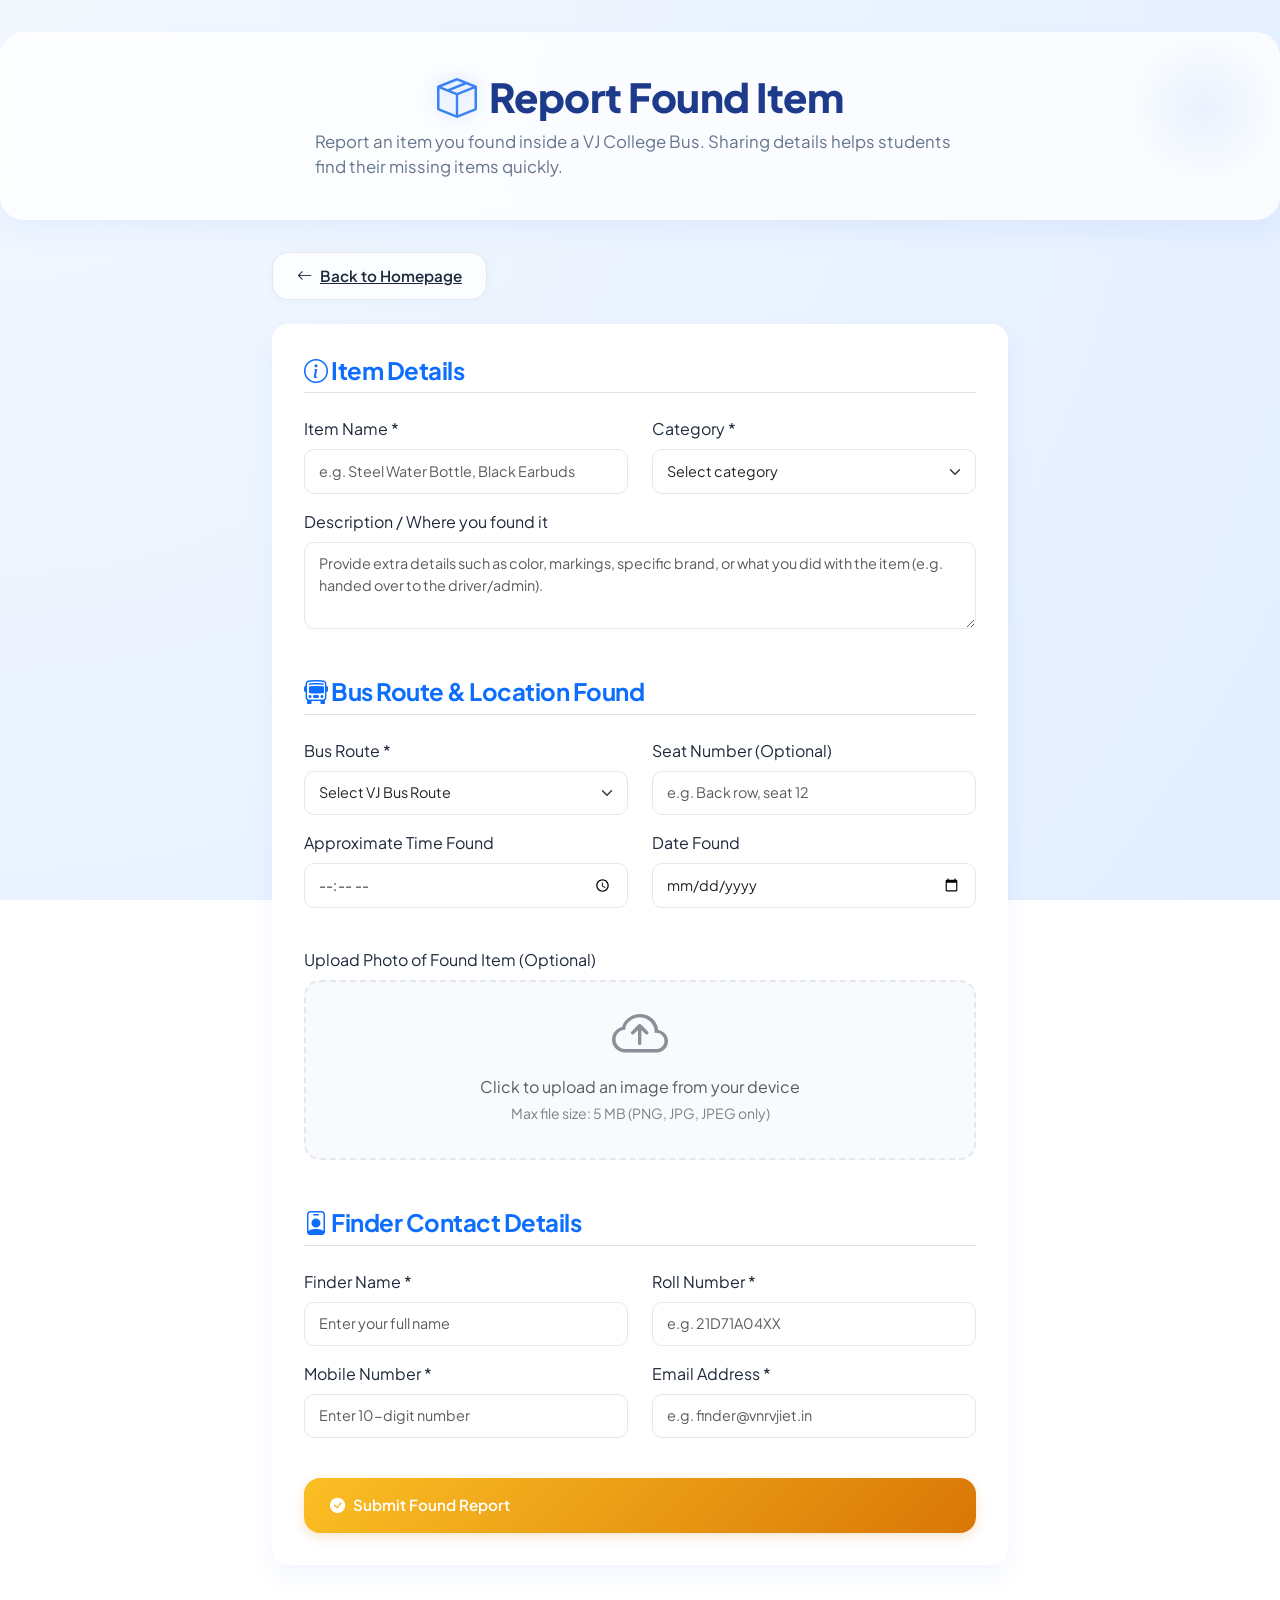
<file: templates/report_found.html>
<!DOCTYPE html>
<html lang="en">
<head>
    <meta charset="UTF-8">
    <meta name="viewport" content="width=device-width, initial-scale=1.0">
    <title>Report Found Item - VJ Bus</title>
    <!-- Bootstrap CSS -->
    <link href="https://cdn.jsdelivr.net/npm/bootstrap@5.3.0/dist/css/bootstrap.min.css" rel="stylesheet" integrity="sha384-9ndCyUaIbzAi2FUVXJi0CjmCapSmO7SnpJef0486qhLnuZ2cdeRhO02iuK6FUUVM" crossorigin="anonymous">
    <!-- Bootstrap Icons -->
    <link href="https://cdn.jsdelivr.net/npm/bootstrap-icons@1.10.5/font/bootstrap-icons.css" rel="stylesheet">
    <!-- Custom CSS -->
    <link rel="stylesheet" href="/static/css/style.css">
</head>
<body>

    <header class="vj-header">
        <div class="container">
            <h1><i class="bi bi-box-seam"></i> Report Found Item</h1>
            <p>Report an item you found inside a VJ College Bus. Sharing details helps students find their missing items quickly.</p>
        </div>
    </header>

    <main class="container">
        <div class="row justify-content-center">
            <div class="col-lg-8">
                <div class="mb-4">
                    <a href="/" class="btn-vj-secondary"><i class="bi bi-arrow-left"></i> Back to Homepage</a>
                </div>
                
                <div class="form-card">
                    <form id="report-found-form" enctype="multipart/form-data">
                        
                        <h4 class="mb-4 text-primary border-bottom pb-2"><i class="bi bi-info-circle"></i> Item Details</h4>
                        
                        <div class="row">
                            <!-- Item Name -->
                            <div class="col-md-6 mb-3">
                                <label class="form-label font-weight-bold">Item Name *</label>
                                <input type="text" name="item_name" class="form-control form-control-vj" placeholder="e.g. Steel Water Bottle, Black Earbuds" required>
                            </div>
                            
                            <!-- Category -->
                            <div class="col-md-6 mb-3">
                                <label class="form-label font-weight-bold">Category *</label>
                                <select name="category" class="form-select form-control-vj" required>
                                    <option value="" disabled selected>Select category</option>
                                    <option value="Wallet">Wallet</option>
                                    <option value="Laptop">Laptop</option>
                                    <option value="Mobile">Mobile</option>
                                    <option value="Calculator">Calculator</option>
                                    <option value="Water Bottle">Water Bottle</option>
                                    <option value="Notebook">Notebook</option>
                                    <option value="Earphones">Earphones</option>
                                    <option value="ID Card">ID Card</option>
                                    <option value="Keys">Keys</option>
                                    <option value="Umbrella">Umbrella</option>
                                    <option value="Lunch Box">Lunch Box</option>
                                    <option value="Charger">Charger</option>
                                    <option value="Bag">Bag</option>
                                    <option value="Watch">Watch</option>
                                    <option value="Other">Other</option>
                                </select>
                            </div>
                        </div>

                        <!-- Description -->
                        <div class="mb-3">
                            <label class="form-label font-weight-bold">Description / Where you found it</label>
                            <textarea name="description" class="form-control form-control-vj" rows="3" placeholder="Provide extra details such as color, markings, specific brand, or what you did with the item (e.g. handed over to the driver/admin)."></textarea>
                        </div>

                        <h4 class="mb-4 mt-5 text-primary border-bottom pb-2"><i class="bi bi-bus-front"></i> Bus Route & Location Found</h4>
                        
                        <div class="row">
                            <!-- Bus Route -->
                            <div class="col-md-6 mb-3">
                                <label class="form-label font-weight-bold">Bus Route *</label>
                                <select name="bus_route" class="form-select form-control-vj" required>
                                    <option value="" disabled selected>Select VJ Bus Route</option>
                                    <optgroup label="Regular Routes">
                                        <option value="Route-1 (Patancheru)">Route-1 (Patancheru)</option>
                                        <option value="Route-2 (LB Nagar)">Route-2 (LB Nagar)</option>
                                        <option value="Route-2A (Nagole)">Route-2A (Nagole)</option>
                                        <option value="Route-3 (Yusufguda)">Route-3 (Yusufguda)</option>
                                        <option value="Route-4A (ECIL)">Route-4A (ECIL)</option>
                                        <option value="Route-4B (ECIL)">Route-4B (ECIL)</option>
                                        <option value="Route-5 (Attapur)">Route-5 (Attapur)</option>
                                        <option value="Route-6 (VST)">Route-6 (VST)</option>
                                        <option value="Route-7 (Kukatpally)">Route-7 (Kukatpally)</option>
                                        <option value="Route-8 (Old Alwal)">Route-8 (Old Alwal)</option>
                                        <option value="Route-9 (KPHB via Nizampet)">Route-9 (KPHB via Nizampet)</option>
                                        <option value="Route-10 (Manikonda)">Route-10 (Manikonda)</option>
                                        <option value="Route-11 (HCU)">Route-11 (HCU)</option>
                                    </optgroup>
                                    <optgroup label="Special Routes">
                                        <option value="Route-S-1 (Patancheru)">Route-S-1 (Patancheru)</option>
                                        <option value="Route-S-2/1 (LB Nagar)">Route-S-2/1 (LB Nagar)</option>
                                        <option value="Route-S-2/2 (LB Nagar)">Route-S-2/2 (LB Nagar)</option>
                                        <option value="Route-S-3/1 (Nagole via Begumpet)">Route-S-3/1 (Nagole via Begumpet)</option>
                                        <option value="Route-S-3/2 (Nagole via Tadbund)">Route-S-3/2 (Nagole via Tadbund)</option>
                                        <option value="Route-S-4 (Yusufguda)">Route-S-4 (Yusufguda)</option>
                                        <option value="Route-S-5 (Attapur)">Route-S-5 (Attapur)</option>
                                        <option value="Route-S-6 (VST)">Route-S-6 (VST)</option>
                                        <option value="Route-S-7 (Kukatpally)">Route-S-7 (Kukatpally)</option>
                                        <option value="Route-S-8 (KPHB via Nizampet)">Route-S-8 (KPHB via Nizampet)</option>
                                        <option value="Route-S-9 (Manikonda)">Route-S-9 (Manikonda)</option>
                                        <option value="Route-S-10 (HCU)">Route-S-10 (HCU)</option>
                                    </optgroup>
                                    <optgroup label="General Routes">
                                        <option value="Route-41 (ECIL)">Route-41 (ECIL)</option>
                                        <option value="Route-42 (ECIL)">Route-42 (ECIL)</option>
                                        <option value="Route-43 (ECIL)">Route-43 (ECIL)</option>
                                        <option value="Route-44 (ECIL)">Route-44 (ECIL)</option>
                                    </optgroup>
                                </select>
                            </div>
                            
                            <!-- Seat Number -->
                            <div class="col-md-6 mb-3">
                                <label class="form-label font-weight-bold">Seat Number (Optional)</label>
                                <input type="text" name="seat_number" class="form-control form-control-vj" placeholder="e.g. Back row, seat 12">
                            </div>
                        </div>

                        <div class="row">
                            <!-- Approx Time -->
                            <div class="col-md-6 mb-3">
                                <label class="form-label font-weight-bold">Approximate Time Found</label>
                                <input type="time" name="time" class="form-control form-control-vj">
                            </div>
                            
                            <!-- Date -->
                            <div class="col-md-6 mb-3">
                                <label class="form-label font-weight-bold">Date Found</label>
                                <input type="date" name="date" class="form-control form-control-vj" max="2026-12-31">
                            </div>
                        </div>

                        <!-- Image upload and preview -->
                        <div class="mb-3 mt-4">
                            <label class="form-label font-weight-bold d-block">Upload Photo of Found Item (Optional)</label>
                            <input type="file" id="item-image" name="image" class="d-none" accept="image/png, image/jpeg, image/jpg">
                            <div class="image-preview-box" id="image-preview">
                                <i class="bi bi-cloud-arrow-up display-4 opacity-50"></i>
                                <p class="mt-2 text-muted mb-1">Click to upload an image from your device</p>
                                <p class="small text-muted opacity-75">Max file size: 5 MB (PNG, JPG, JPEG only)</p>
                            </div>
                        </div>

                        <h4 class="mb-4 mt-5 text-primary border-bottom pb-2"><i class="bi bi-person-badge"></i> Finder Contact Details</h4>
                        
                        <div class="row">
                            <!-- Finder Name -->
                            <div class="col-md-6 mb-3">
                                <label class="form-label font-weight-bold">Finder Name *</label>
                                <input type="text" name="finder_name" class="form-control form-control-vj" placeholder="Enter your full name" required>
                            </div>
                            
                            <!-- Roll Number -->
                            <div class="col-md-6 mb-3">
                                <label class="form-label font-weight-bold">Roll Number *</label>
                                <input type="text" name="roll_number" class="form-control form-control-vj" placeholder="e.g. 21D71A04XX" required>
                            </div>
                        </div>

                        <div class="row">
                            <!-- Mobile -->
                            <div class="col-md-6 mb-3">
                                <label class="form-label font-weight-bold">Mobile Number *</label>
                                <input type="tel" name="mobile" class="form-control form-control-vj" placeholder="Enter 10-digit number" required>
                            </div>
                            
                            <!-- Email -->
                            <div class="col-md-6 mb-3">
                                <label class="form-label font-weight-bold">Email Address *</label>
                                <input type="email" name="email" class="form-control form-control-vj" placeholder="e.g. finder@vnrvjiet.in" required>
                            </div>
                        </div>

                        <div class="mt-4 text-end">
                            <button type="submit" class="btn btn-vj-accent btn-lg w-100 py-3">
                                <i class="bi bi-check-circle-fill"></i> Submit Found Report
                            </button>
                        </div>
                    </form>
                </div>
            </div>
        </div>
    </main>

    <!-- Toast Notification Container -->
    <div id="notification-toast-container"></div>

    <!-- Bootstrap Bundle JS -->
    <script src="https://cdn.jsdelivr.net/npm/bootstrap@5.3.0/dist/js/bootstrap.bundle.min.js" integrity="sha384-geWF76RCwLtnZ8qwWowPQNguL3RmwHVBC9FhGdlKrxdiJJigb/j/68SIy3Te4Bkz" crossorigin="anonymous"></script>
    <!-- Custom JS -->
    <script src="/static/js/main.js"></script>
    <script>
        // Init found form listeners
        document.addEventListener('DOMContentLoaded', () => {
            initReportForm('found');
        });
    </script>
</body>
</html>
</file>
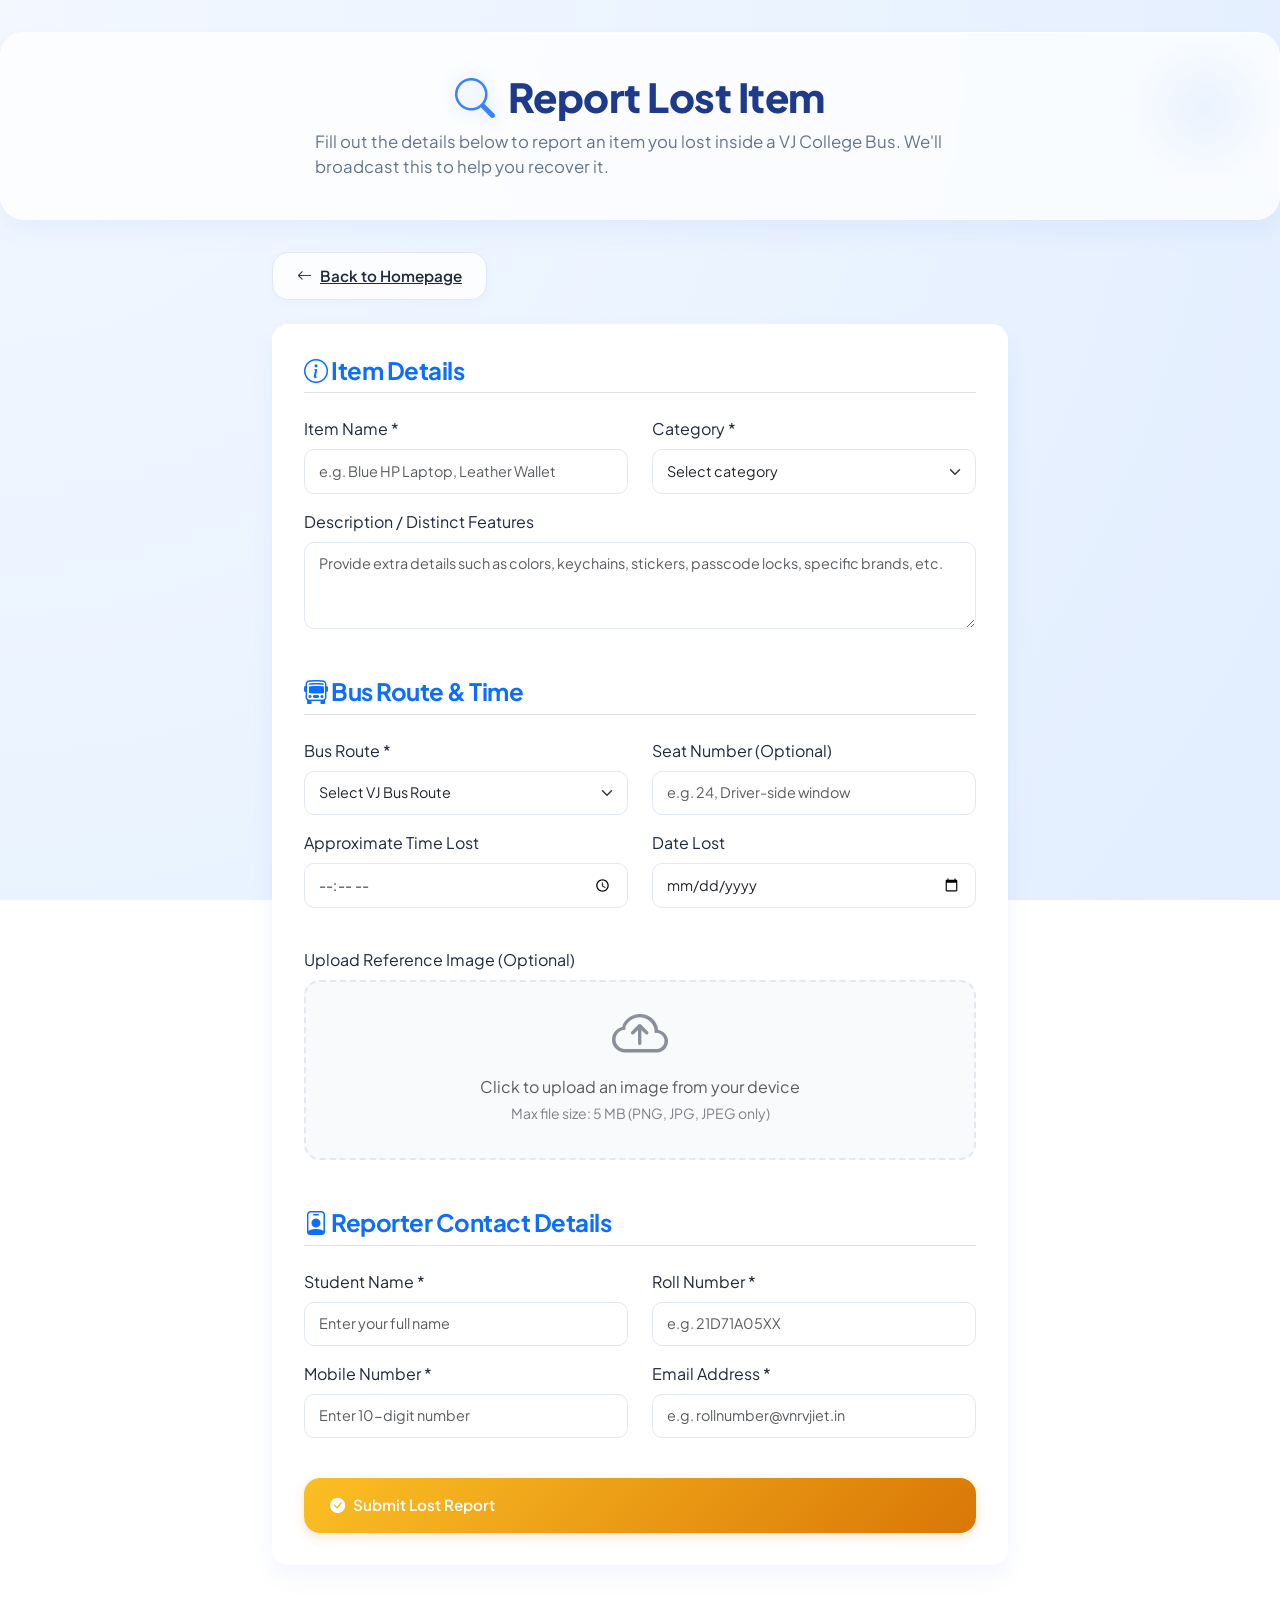
<file: templates/report_lost.html>
<!DOCTYPE html>
<html lang="en">
<head>
    <meta charset="UTF-8">
    <meta name="viewport" content="width=device-width, initial-scale=1.0">
    <title>Report Lost Item - VJ Bus</title>
    <!-- Bootstrap CSS -->
    <link href="https://cdn.jsdelivr.net/npm/bootstrap@5.3.0/dist/css/bootstrap.min.css" rel="stylesheet" integrity="sha384-9ndCyUaIbzAi2FUVXJi0CjmCapSmO7SnpJef0486qhLnuZ2cdeRhO02iuK6FUUVM" crossorigin="anonymous">
    <!-- Bootstrap Icons -->
    <link href="https://cdn.jsdelivr.net/npm/bootstrap-icons@1.10.5/font/bootstrap-icons.css" rel="stylesheet">
    <!-- Custom CSS -->
    <link rel="stylesheet" href="/static/css/style.css">
</head>
<body>

    <header class="vj-header">
        <div class="container">
            <h1><i class="bi bi-search"></i> Report Lost Item</h1>
            <p>Fill out the details below to report an item you lost inside a VJ College Bus. We'll broadcast this to help you recover it.</p>
        </div>
    </header>

    <main class="container">
        <div class="row justify-content-center">
            <div class="col-lg-8">
                <div class="mb-4">
                    <a href="/" class="btn-vj-secondary"><i class="bi bi-arrow-left"></i> Back to Homepage</a>
                </div>
                
                <div class="form-card">
                    <form id="report-lost-form" enctype="multipart/form-data">
                        
                        <h4 class="mb-4 text-primary border-bottom pb-2"><i class="bi bi-info-circle"></i> Item Details</h4>
                        
                        <div class="row">
                            <!-- Item Name -->
                            <div class="col-md-6 mb-3">
                                <label class="form-label font-weight-bold">Item Name *</label>
                                <input type="text" name="item_name" class="form-control form-control-vj" placeholder="e.g. Blue HP Laptop, Leather Wallet" required>
                            </div>
                            
                            <!-- Category -->
                            <div class="col-md-6 mb-3">
                                <label class="form-label font-weight-bold">Category *</label>
                                <select name="category" class="form-select form-control-vj" required>
                                    <option value="" disabled selected>Select category</option>
                                    <option value="Wallet">Wallet</option>
                                    <option value="Laptop">Laptop</option>
                                    <option value="Mobile">Mobile</option>
                                    <option value="Calculator">Calculator</option>
                                    <option value="Water Bottle">Water Bottle</option>
                                    <option value="Notebook">Notebook</option>
                                    <option value="Earphones">Earphones</option>
                                    <option value="ID Card">ID Card</option>
                                    <option value="Keys">Keys</option>
                                    <option value="Umbrella">Umbrella</option>
                                    <option value="Lunch Box">Lunch Box</option>
                                    <option value="Charger">Charger</option>
                                    <option value="Bag">Bag</option>
                                    <option value="Watch">Watch</option>
                                    <option value="Other">Other</option>
                                </select>
                            </div>
                        </div>

                        <!-- Description -->
                        <div class="mb-3">
                            <label class="form-label font-weight-bold">Description / Distinct Features</label>
                            <textarea name="description" class="form-control form-control-vj" rows="3" placeholder="Provide extra details such as colors, keychains, stickers, passcode locks, specific brands, etc."></textarea>
                        </div>

                        <h4 class="mb-4 mt-5 text-primary border-bottom pb-2"><i class="bi bi-bus-front"></i> Bus Route & Time</h4>
                        
                        <div class="row">
                            <!-- Bus Route -->
                            <div class="col-md-6 mb-3">
                                <label class="form-label font-weight-bold">Bus Route *</label>
                                <select name="bus_route" class="form-select form-control-vj" required>
                                    <option value="" disabled selected>Select VJ Bus Route</option>
                                    <optgroup label="Regular Routes">
                                        <option value="Route-1 (Patancheru)">Route-1 (Patancheru)</option>
                                        <option value="Route-2 (LB Nagar)">Route-2 (LB Nagar)</option>
                                        <option value="Route-2A (Nagole)">Route-2A (Nagole)</option>
                                        <option value="Route-3 (Yusufguda)">Route-3 (Yusufguda)</option>
                                        <option value="Route-4A (ECIL)">Route-4A (ECIL)</option>
                                        <option value="Route-4B (ECIL)">Route-4B (ECIL)</option>
                                        <option value="Route-5 (Attapur)">Route-5 (Attapur)</option>
                                        <option value="Route-6 (VST)">Route-6 (VST)</option>
                                        <option value="Route-7 (Kukatpally)">Route-7 (Kukatpally)</option>
                                        <option value="Route-8 (Old Alwal)">Route-8 (Old Alwal)</option>
                                        <option value="Route-9 (KPHB via Nizampet)">Route-9 (KPHB via Nizampet)</option>
                                        <option value="Route-10 (Manikonda)">Route-10 (Manikonda)</option>
                                        <option value="Route-11 (HCU)">Route-11 (HCU)</option>
                                    </optgroup>
                                    <optgroup label="Special Routes">
                                        <option value="Route-S-1 (Patancheru)">Route-S-1 (Patancheru)</option>
                                        <option value="Route-S-2/1 (LB Nagar)">Route-S-2/1 (LB Nagar)</option>
                                        <option value="Route-S-2/2 (LB Nagar)">Route-S-2/2 (LB Nagar)</option>
                                        <option value="Route-S-3/1 (Nagole via Begumpet)">Route-S-3/1 (Nagole via Begumpet)</option>
                                        <option value="Route-S-3/2 (Nagole via Tadbund)">Route-S-3/2 (Nagole via Tadbund)</option>
                                        <option value="Route-S-4 (Yusufguda)">Route-S-4 (Yusufguda)</option>
                                        <option value="Route-S-5 (Attapur)">Route-S-5 (Attapur)</option>
                                        <option value="Route-S-6 (VST)">Route-S-6 (VST)</option>
                                        <option value="Route-S-7 (Kukatpally)">Route-S-7 (Kukatpally)</option>
                                        <option value="Route-S-8 (KPHB via Nizampet)">Route-S-8 (KPHB via Nizampet)</option>
                                        <option value="Route-S-9 (Manikonda)">Route-S-9 (Manikonda)</option>
                                        <option value="Route-S-10 (HCU)">Route-S-10 (HCU)</option>
                                    </optgroup>
                                    <optgroup label="General Routes">
                                        <option value="Route-41 (ECIL)">Route-41 (ECIL)</option>
                                        <option value="Route-42 (ECIL)">Route-42 (ECIL)</option>
                                        <option value="Route-43 (ECIL)">Route-43 (ECIL)</option>
                                        <option value="Route-44 (ECIL)">Route-44 (ECIL)</option>
                                    </optgroup>
                                </select>
                            </div>
                            
                            <!-- Seat Number -->
                            <div class="col-md-6 mb-3">
                                <label class="form-label font-weight-bold">Seat Number (Optional)</label>
                                <input type="text" name="seat_number" class="form-control form-control-vj" placeholder="e.g. 24, Driver-side window">
                            </div>
                        </div>

                        <div class="row">
                            <!-- Approx Time -->
                            <div class="col-md-6 mb-3">
                                <label class="form-label font-weight-bold">Approximate Time Lost</label>
                                <input type="time" name="time" class="form-control form-control-vj">
                            </div>
                            
                            <!-- Date -->
                            <div class="col-md-6 mb-3">
                                <label class="form-label font-weight-bold">Date Lost</label>
                                <input type="date" name="date" class="form-control form-control-vj" max="2026-12-31">
                            </div>
                        </div>

                        <!-- Image upload and preview -->
                        <div class="mb-3 mt-4">
                            <label class="form-label font-weight-bold d-block">Upload Reference Image (Optional)</label>
                            <input type="file" id="item-image" name="image" class="d-none" accept="image/png, image/jpeg, image/jpg">
                            <div class="image-preview-box" id="image-preview">
                                <i class="bi bi-cloud-arrow-up display-4 opacity-50"></i>
                                <p class="mt-2 text-muted mb-1">Click to upload an image from your device</p>
                                <p class="small text-muted opacity-75">Max file size: 5 MB (PNG, JPG, JPEG only)</p>
                            </div>
                        </div>

                        <h4 class="mb-4 mt-5 text-primary border-bottom pb-2"><i class="bi bi-person-badge"></i> Reporter Contact Details</h4>
                        
                        <div class="row">
                            <!-- Student Name -->
                            <div class="col-md-6 mb-3">
                                <label class="form-label font-weight-bold">Student Name *</label>
                                <input type="text" name="student_name" class="form-control form-control-vj" placeholder="Enter your full name" required>
                            </div>
                            
                            <!-- Roll Number -->
                            <div class="col-md-6 mb-3">
                                <label class="form-label font-weight-bold">Roll Number *</label>
                                <input type="text" name="roll_number" class="form-control form-control-vj" placeholder="e.g. 21D71A05XX" required>
                            </div>
                        </div>

                        <div class="row">
                            <!-- Mobile -->
                            <div class="col-md-6 mb-3">
                                <label class="form-label font-weight-bold">Mobile Number *</label>
                                <input type="tel" name="mobile" class="form-control form-control-vj" placeholder="Enter 10-digit number" required>
                            </div>
                            
                            <!-- Email -->
                            <div class="col-md-6 mb-3">
                                <label class="form-label font-weight-bold">Email Address *</label>
                                <input type="email" name="email" class="form-control form-control-vj" placeholder="e.g. rollnumber@vnrvjiet.in" required>
                            </div>
                        </div>

                        <div class="mt-4 text-end">
                            <button type="submit" class="btn btn-vj-accent btn-lg w-100 py-3">
                                <i class="bi bi-check-circle-fill"></i> Submit Lost Report
                            </button>
                        </div>
                    </form>
                </div>
            </div>
        </div>
    </main>

    <!-- Toast Notification Container -->
    <div id="notification-toast-container"></div>

    <!-- Bootstrap Bundle JS -->
    <script src="https://cdn.jsdelivr.net/npm/bootstrap@5.3.0/dist/js/bootstrap.bundle.min.js" integrity="sha384-geWF76RCwLtnZ8qwWowPQNguL3RmwHVBC9FhGdlKrxdiJJigb/j/68SIy3Te4Bkz" crossorigin="anonymous"></script>
    <!-- Custom JS -->
    <script src="/static/js/main.js"></script>
    <script>
        // Init lost form listeners
        document.addEventListener('DOMContentLoaded', () => {
            initReportForm('lost');
        });
    </script>
</body>
</html>
</file>
<file: static/css/style.css>
/* Import modern high-end typography */
@import url('https://fonts.googleapis.com/css2?family=Plus+Jakarta+Sans:wght@300;400;500;600;700;800&display=swap');

:root {
    --primary: #3b82f6;
    --primary-dark: #1e3a8a;
    --primary-light: #dbeafe;
    --primary-gradient: linear-gradient(135deg, #3b82f6 0%, #1d4ed8 100%);
    --accent: #f59e0b;
    --accent-gradient: linear-gradient(135deg, #fbbf24 0%, #d97706 100%);
    --accent-glow: rgba(245, 158, 11, 0.3);
    --bg-light: #f0f6ff; /* Beautiful light blue base */
    --card-bg: #ffffff;
    --text-main: #1e293b;
    --text-muted: #64748b;
    --border-color: #e2e8f0;
    --border-focus: #3b82f6;
    --success: #10b981;
    --danger: #ef4444;
    --warning: #f59e0b;
    --info: #06b6d4;
    --shadow-sm: 0 2px 8px rgba(37, 99, 235, 0.04);
    --shadow-md: 0 12px 24px rgba(37, 99, 235, 0.06);
    --shadow-lg: 0 20px 32px rgba(30, 58, 138, 0.08);
    --radius-sm: 10px;
    --radius-md: 16px;
    --radius-lg: 24px;
    --transition: all 0.25s cubic-bezier(0.4, 0, 0.2, 1);
}

/* Global Reset & Typography */
body {
    font-family: 'Plus Jakarta Sans', sans-serif;
    background: radial-gradient(circle at top left, #f3f8ff 0%, #e2eeff 100%);
    background-attachment: fixed;
    color: var(--text-main);
    margin: 0;
    padding-bottom: 60px;
    min-height: 100vh;
    overflow-x: hidden;
}

h1, h2, h3, h4, h5, h6 {
    font-weight: 700;
    color: var(--primary-dark);
    letter-spacing: -0.5px;
}

/* Floating Glassmorphic Header (replaces heavy top block) */
.vj-header {
    background: rgba(255, 255, 255, 0.75);
    backdrop-filter: blur(16px);
    -webkit-backdrop-filter: blur(16px);
    border: 1px solid rgba(255, 255, 255, 0.5);
    border-radius: var(--radius-lg);
    padding: 2.5rem 2rem;
    color: var(--text-main);
    box-shadow: var(--shadow-md);
    margin: 2rem 0;
    position: relative;
    overflow: hidden;
    transition: var(--transition);
}

.vj-header::after {
    content: '';
    position: absolute;
    top: 0;
    right: 0;
    width: 150px;
    height: 150px;
    background: radial-gradient(circle, rgba(59, 130, 246, 0.08) 0%, transparent 70%);
    pointer-events: none;
}

.vj-header h1 {
    color: var(--primary-dark);
    font-size: 2.5rem;
    font-weight: 800;
    margin-bottom: 0.5rem;
    display: flex;
    align-items: center;
    justify-content: center;
    gap: 0.8rem;
}

.vj-header h1 i {
    color: #3b82f6;
    filter: drop-shadow(0 0 8px rgba(59, 130, 246, 0.3));
    animation: floatIcon 3s ease-in-out infinite;
}

.vj-header p {
    font-size: 1.05rem;
    color: var(--text-muted);
    font-weight: 400;
    max-width: 650px;
    margin: 0 auto;
    line-height: 1.5;
}

/* Premium Buttons */
.btn-vj-primary {
    background: var(--primary-gradient);
    color: white;
    border: none;
    padding: 0.75rem 1.6rem;
    font-weight: 600;
    font-size: 0.95rem;
    border-radius: var(--radius-md);
    transition: var(--transition);
    box-shadow: 0 4px 12px rgba(59, 130, 246, 0.2);
    display: inline-flex;
    align-items: center;
    gap: 0.5rem;
}

.btn-vj-primary:hover {
    color: white;
    transform: translateY(-2px);
    box-shadow: 0 8px 20px rgba(59, 130, 246, 0.35);
}

.btn-vj-accent {
    background: var(--accent-gradient);
    color: white;
    border: none;
    padding: 0.75rem 1.6rem;
    font-weight: 600;
    font-size: 0.95rem;
    border-radius: var(--radius-md);
    transition: var(--transition);
    box-shadow: 0 4px 12px rgba(217, 119, 6, 0.2);
    display: inline-flex;
    align-items: center;
    gap: 0.5rem;
}

.btn-vj-accent:hover {
    color: white;
    transform: translateY(-2px);
    box-shadow: 0 8px 20px rgba(217, 119, 6, 0.35);
}

.btn-vj-secondary {
    background: rgba(255, 255, 255, 0.8);
    border: 1px solid var(--border-color);
    color: var(--text-main);
    padding: 0.7rem 1.5rem;
    font-weight: 600;
    font-size: 0.95rem;
    border-radius: var(--radius-md);
    transition: var(--transition);
    display: inline-flex;
    align-items: center;
    gap: 0.5rem;
    box-shadow: var(--shadow-sm);
}

.btn-vj-secondary:hover {
    background: var(--primary-light);
    border-color: var(--primary);
    color: var(--primary-dark);
    transform: translateY(-1px);
}

/* Statistics Mini-Grid */
.stats-container {
    background: rgba(255, 255, 255, 0.8);
    backdrop-filter: blur(12px);
    -webkit-backdrop-filter: blur(12px);
    border-radius: var(--radius-md);
    padding: 1.25rem;
    margin-bottom: 2rem;
    box-shadow: var(--shadow-sm);
    border: 1px solid rgba(255, 255, 255, 0.5);
}

.stat-item {
    text-align: center;
    padding: 0.5rem;
    border-right: 1px solid var(--border-color);
}

.stat-item:last-child {
    border-right: none;
}

.stat-value {
    font-size: 2rem;
    font-weight: 800;
    color: var(--primary-dark);
    line-height: 1;
}

.stat-label {
    font-size: 0.8rem;
    text-transform: uppercase;
    color: var(--text-muted);
    font-weight: 600;
    letter-spacing: 0.5px;
    margin-top: 0.3rem;
}

/* Tabs Toggle pills */
.nav-pills-vj {
    background: rgba(226, 232, 240, 0.8);
    padding: 5px;
    border-radius: 50px;
    display: inline-flex;
    margin-bottom: 2rem;
    border: 1px solid rgba(255, 255, 255, 0.5);
    box-shadow: var(--shadow-sm);
}

.nav-pills-vj .nav-link {
    color: var(--text-main);
    border-radius: 50px;
    font-weight: 600;
    font-size: 0.9rem;
    padding: 0.5rem 1.6rem;
    transition: var(--transition);
}

.nav-pills-vj .nav-link.active {
    background: var(--primary-gradient);
    color: white;
    box-shadow: 0 4px 10px rgba(59, 130, 246, 0.25);
}

/* Filter Card design */
.search-filter-card {
    background: rgba(255, 255, 255, 0.8);
    backdrop-filter: blur(12px);
    -webkit-backdrop-filter: blur(12px);
    border-radius: var(--radius-md);
    padding: 1.5rem;
    box-shadow: var(--shadow-sm);
    border: 1px solid rgba(255, 255, 255, 0.5);
    margin-bottom: 2rem;
}

.form-control-vj {
    border-radius: var(--radius-sm);
    border: 1px solid var(--border-color);
    padding: 0.65rem 0.9rem;
    font-size: 0.9rem;
    transition: var(--transition);
}

.form-control-vj:focus {
    border-color: var(--border-focus);
    box-shadow: 0 0 0 3px rgba(59, 130, 246, 0.15);
    outline: none;
}

/* Clean Attractive Cards */
.card-item {
    background: var(--card-bg);
    border-radius: var(--radius-md);
    overflow: hidden;
    border: 1px solid var(--border-light);
    box-shadow: var(--shadow-sm);
    transition: var(--transition);
    height: 100%;
    display: flex;
    flex-direction: column;
    animation: slideUp 0.35s cubic-bezier(0.16, 1, 0.3, 1) forwards;
}

.card-item:hover {
    transform: translateY(-5px);
    box-shadow: var(--shadow-lg);
    border-color: rgba(59, 130, 246, 0.2);
}

.card-image-wrapper {
    position: relative;
    height: 180px;
    background-color: #f8fafc;
    overflow: hidden;
    display: flex;
    align-items: center;
    justify-content: center;
    border-bottom: 1px solid var(--border-light);
}

.card-image-wrapper img {
    width: 100%;
    height: 100%;
    object-fit: cover;
    transition: var(--transition);
}

.card-item:hover .card-image-wrapper img {
    transform: scale(1.03);
}

.card-image-placeholder {
    font-size: 3rem;
    color: var(--text-muted);
    opacity: 0.35;
    animation: pulseIcon 2s infinite ease-in-out;
}

/* Sleek Badge styles */
.badge-type {
    position: absolute;
    top: 0.8rem;
    left: 0.8rem;
    padding: 0.35rem 0.8rem;
    border-radius: 30px;
    font-weight: 700;
    font-size: 0.7rem;
    text-transform: uppercase;
    letter-spacing: 0.5px;
    box-shadow: 0 4px 8px rgba(0,0,0,0.1);
}

.badge-lost {
    background: linear-gradient(135deg, #f87171 0%, #ef4444 100%);
    color: white;
}

.badge-found {
    background: linear-gradient(135deg, #34d399 0%, #059669 100%);
    color: white;
}

.badge-status {
    padding: 0.3rem 0.75rem;
    border-radius: 30px;
    font-size: 0.75rem;
    font-weight: 600;
    display: inline-block;
    letter-spacing: 0.2px;
}

.status-open {
    background-color: rgba(6, 182, 212, 0.1);
    color: var(--info);
}

.status-claim-requested {
    background-color: rgba(245, 158, 11, 0.1);
    color: var(--warning);
}

.status-returned {
    background-color: rgba(16, 185, 129, 0.1);
    color: var(--success);
}

.status-closed {
    background-color: rgba(100, 116, 139, 0.1);
    color: var(--text-muted);
}

/* Card Body spacing */
.card-body-vj {
    padding: 1.15rem;
    display: flex;
    flex-direction: column;
    flex-grow: 1;
}

.card-category {
    font-size: 0.75rem;
    text-transform: uppercase;
    font-weight: 800;
    letter-spacing: 0.5px;
    color: var(--text-muted);
}

.card-title-vj {
    font-size: 1.15rem;
    font-weight: 700;
    color: var(--primary-dark);
    margin-bottom: 0.6rem;
    line-height: 1.35;
}

.card-details-grid {
    display: grid;
    grid-template-columns: 1fr 1fr;
    gap: 0.4rem 0.8rem;
    margin-bottom: 0.9rem;
    font-size: 0.8rem;
}

.detail-item {
    display: flex;
    align-items: center;
    gap: 0.4rem;
    color: var(--text-main);
    white-space: nowrap;
    overflow: hidden;
    text-overflow: ellipsis;
}

.detail-item i {
    color: var(--primary);
    font-size: 0.85rem;
}

.card-description {
    font-size: 0.82rem;
    color: var(--text-muted);
    line-height: 1.4;
    display: -webkit-box;
    -webkit-line-clamp: 2;
    -webkit-box-orient: vertical;
    overflow: hidden;
    margin-bottom: 0.9rem;
    height: 2.3rem;
}

.card-footer-vj {
    border-top: 1px solid var(--border-light);
    padding-top: 0.9rem;
    margin-top: auto;
    display: flex;
    gap: 0.5rem;
}

/* Responsive Grid setup */
/* Layout handled dynamically by Bootstrap row & column classes */

/* Form layouts */
.form-card {
    background: var(--card-bg);
    border-radius: var(--radius-md);
    padding: 2rem;
    box-shadow: var(--shadow-md);
    border: 1px solid var(--border-light);
}

.image-preview-box {
    width: 100%;
    height: 180px;
    border: 2px dashed var(--border-color);
    border-radius: var(--radius-md);
    display: flex;
    flex-direction: column;
    align-items: center;
    justify-content: center;
    background-color: #f8fafc;
    cursor: pointer;
    overflow: hidden;
    transition: var(--transition);
}

.image-preview-box:hover {
    border-color: var(--primary);
    background-color: #eff6ff;
}

.image-preview-box img {
    width: 100%;
    height: 100%;
    object-fit: contain;
}

/* Details Page styling */
.detail-card {
    background: var(--card-bg);
    border-radius: var(--radius-md);
    padding: 2rem;
    box-shadow: var(--shadow-md);
    border: 1px solid var(--border-light);
    margin-bottom: 2rem;
}

#leaflet-route-map {
    height: 300px;
    border-radius: var(--radius-md);
    box-shadow: var(--shadow-sm);
    border: 1px solid var(--border-color);
    z-index: 1;
}

/* Admin panel customizations */
.admin-table-card {
    background: var(--card-bg);
    border-radius: var(--radius-md);
    box-shadow: var(--shadow-md);
    border: 1px solid var(--border-light);
    overflow: hidden;
}

.table-vj th {
    background-color: #eff6ff;
    color: var(--primary-dark);
    font-weight: 700;
    border-bottom: 2px solid var(--border-color);
    padding: 0.85rem;
    font-size: 0.85rem;
}

.table-vj td {
    padding: 0.85rem;
    font-size: 0.85rem;
    color: var(--text-main);
}

/* Custom Modals styling */
.modal-content-vj {
    border-radius: var(--radius-md);
    border: none;
    box-shadow: var(--shadow-lg);
}

.modal-header-vj {
    background: var(--primary-gradient);
    color: white;
    border-radius: var(--radius-md) var(--radius-md) 0 0;
    padding: 1.1rem 1.4rem;
}

.modal-header-vj .btn-close {
    filter: invert(1) grayscale(1) brightness(2);
}

/* Spinners */
.spinner-vj {
    width: 2.5rem;
    height: 2.5rem;
    border: 3px solid rgba(59, 130, 246, 0.1);
    border-top: 3px solid var(--primary);
    border-radius: 50%;
    animation: spin 0.8s linear infinite;
    margin: 2rem auto;
}

/* Toast styling */
#notification-toast-container {
    position: fixed;
    top: 20px;
    right: 20px;
    z-index: 9999;
}

.toast-vj {
    background: white;
    border-radius: var(--radius-md);
    padding: 0.85rem 1.25rem;
    margin-bottom: 10px;
    box-shadow: var(--shadow-lg);
    border-left: 5px solid var(--primary);
    display: flex;
    align-items: center;
    gap: 0.75rem;
    font-size: 0.88rem;
    font-weight: 500;
    animation: toastIn 0.3s cubic-bezier(0.175, 0.885, 0.32, 1.275) forwards;
}

.toast-vj-success { border-left-color: var(--success); }
.toast-vj-error { border-left-color: var(--danger); }
.toast-vj-info { border-left-color: var(--info); }

/* Animation Keyframes */
@keyframes spin {
    0% { transform: rotate(0deg); }
    100% { transform: rotate(360deg); }
}

@keyframes floatIcon {
    0% { transform: translateY(0); }
    50% { transform: translateY(-6px); }
    100% { transform: translateY(0); }
}

@keyframes pulseIcon {
    0% { transform: scale(1); opacity: 0.35; }
    50% { transform: scale(1.05); opacity: 0.5; }
    100% { transform: scale(1); opacity: 0.35; }
}

@keyframes slideUp {
    from { transform: translateY(15px); opacity: 0; }
    to { transform: translateY(0); opacity: 1; }
}

@keyframes toastIn {
    from { transform: translateX(110%); opacity: 0; }
    to { transform: translateX(0); opacity: 1; }
}

/* Responsiveness adjustments */
@media (max-width: 992px) {
    .vj-header {
        padding: 2rem 1.5rem;
        margin: 1.5rem 0;
    }
    .vj-header h1 {
        font-size: 2.1rem;
    }
}

@media (max-width: 768px) {
    body {
        padding-bottom: 40px;
    }
    .vj-header {
        padding: 1.75rem 1rem;
        margin: 1rem 0;
        text-align: center;
    }
    .vj-header h1 {
        font-size: 1.75rem;
        flex-direction: column;
        gap: 0.4rem;
    }
    .vj-header p {
        font-size: 0.95rem;
    }
    
    .stats-container {
        padding: 0.75rem;
    }
    .stat-item {
        border-right: none;
        border-bottom: 1px solid var(--border-color);
        padding: 0.75rem 0;
    }
    .stat-item:last-child {
        border-bottom: none;
    }
    .stat-value {
        font-size: 1.75rem;
    }
    
    .search-filter-card {
        padding: 1rem;
    }
    
    .nav-pills-vj {
        width: 100%;
        display: flex;
    }
    .nav-pills-vj .nav-link {
        flex: 1;
        text-align: center;
        padding: 0.5rem 0.5rem;
        font-size: 0.85rem;
    }
    
    .form-card {
        padding: 1.25rem;
    }
}
</file>
